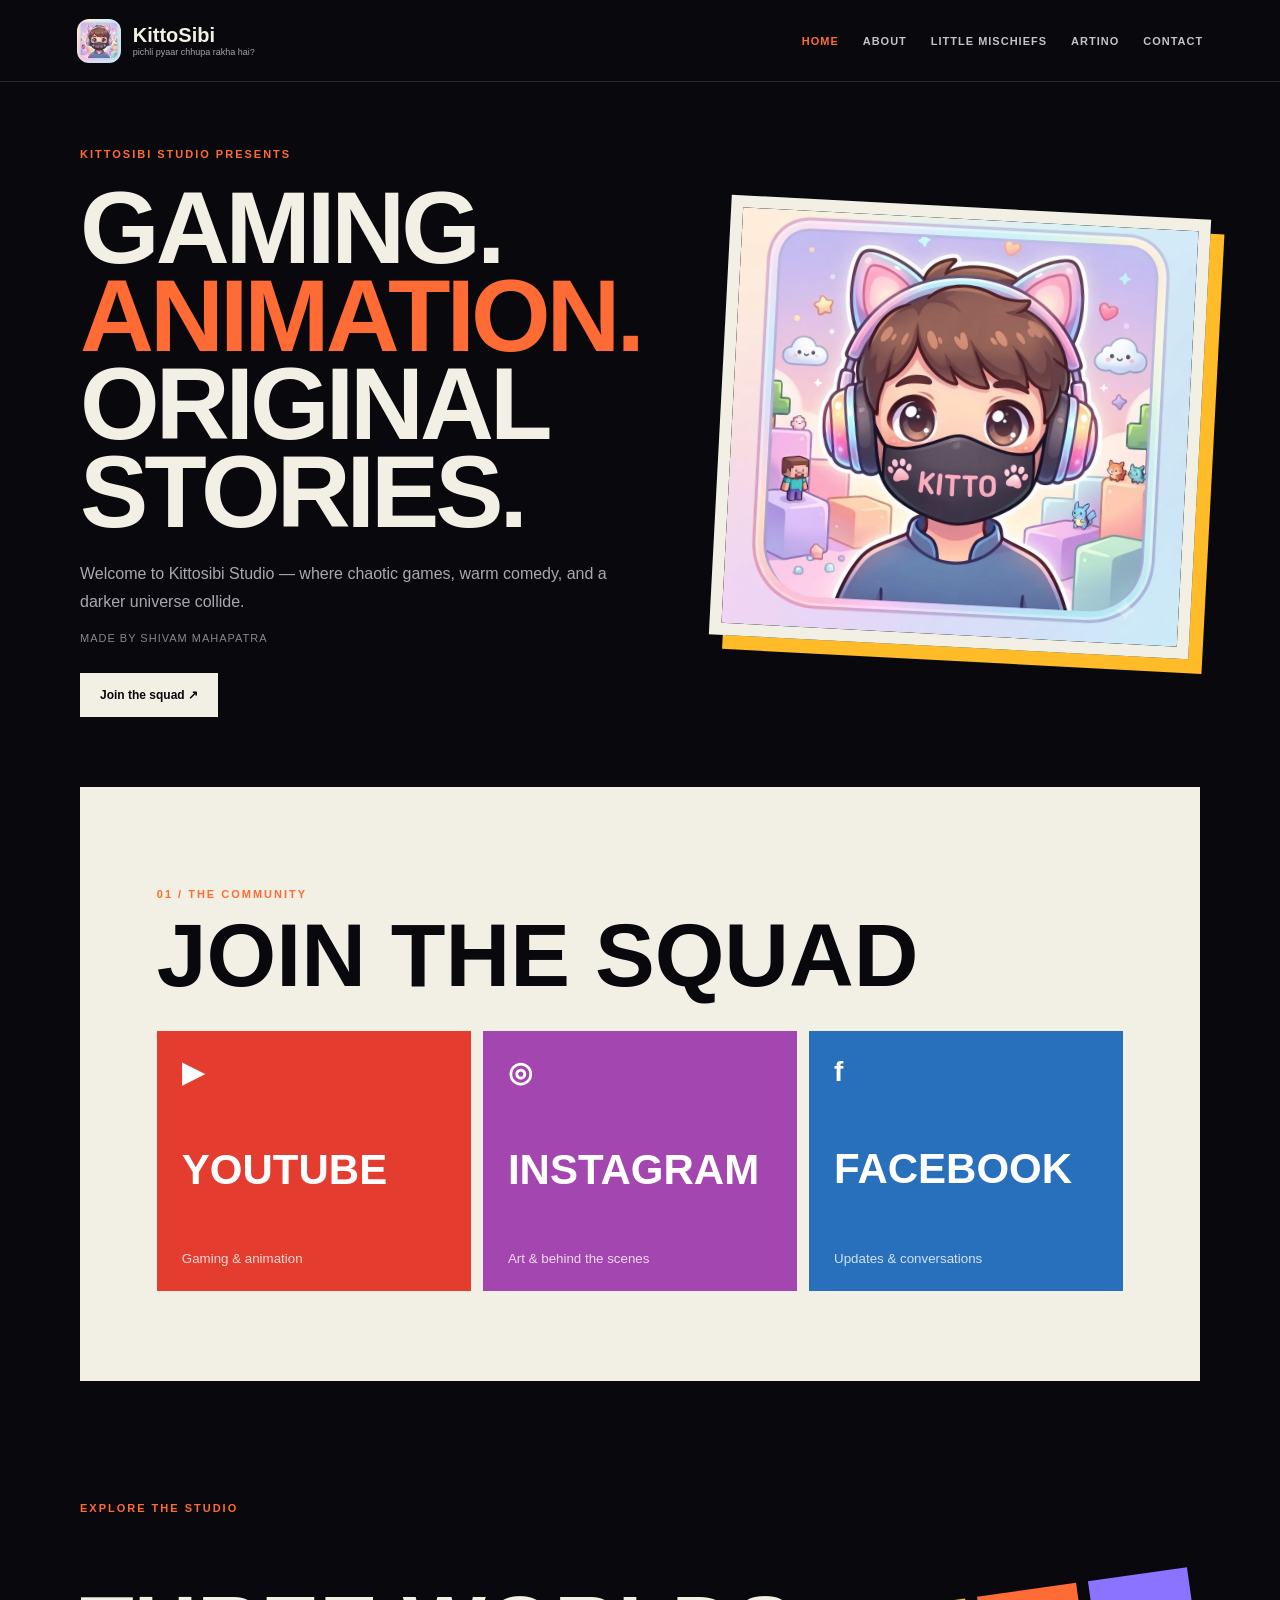
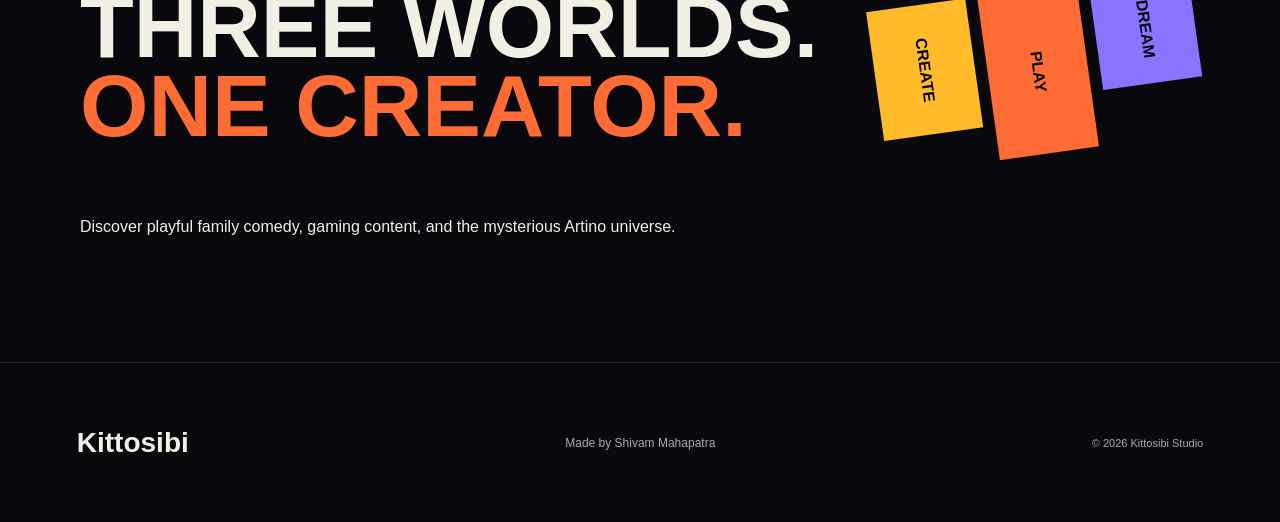
<file: index.html>
<!doctype html><html lang="en"><head><meta charset="utf-8"><meta name="viewport" content="width=device-width,initial-scale=1"><title>KittoSibi Studio</title><link rel="stylesheet" href="styles.css"></head><body><header class="site-header"><a class="brand" href="index.html"><img src="kittosibi-logo.png" alt="KittoSibi logo"><span>KittoSibi<small>pichli pyaar chhupa rakha hai?</small></span></a><button class="menu" aria-label="Toggle navigation">☰</button><nav><a class="active" href="index.html">Home</a><a href="about.html">About</a><a href="little-mischiefs.html">Little Mischiefs</a><a href="artino.html">Artino</a><a href="contact.html">Contact</a></nav></header><main><section class="hero page-wrap"><div class="hero-copy"><p class="eyebrow">Kittosibi Studio presents</p><h1>GAMING.<br><em>ANIMATION.</em><br>ORIGINAL STORIES.</h1><p>Welcome to Kittosibi Studio — where chaotic games, warm comedy, and a darker universe collide.</p><p class="credit">Made by Shivam Mahapatra</p><a class="button" href="https://youtube.com/@kittosibi?si=qDBOcvq9oklUJZ8J" target="_blank" rel="noopener">Join the squad ↗</a></div><div class="hero-image print-frame"><img src="kittosibi-logo.png" alt="Kittosibi character logo"></div></section><section class="community page-wrap"><div class="section-title"><p>01 / THE COMMUNITY</p><h2>JOIN THE SQUAD</h2></div><div class="social-grid"><a class="social youtube" href="https://youtube.com/@kittosibi?si=qDBOcvq9oklUJZ8J" target="_blank" rel="noopener"><b>▶</b><span>YOUTUBE</span><small>Gaming & animation</small></a><a class="social instagram" href="https://www.instagram.com/kittosibi?utm_source=qr&amp;lqvp=a3N6Znh2MTMza3Vo" target="_blank" rel="noopener"><b>◎</b><span>INSTAGRAM</span><small>Art & behind the scenes</small></a><a class="social facebook" href="https://www.facebook.com/share/1AxgPjXWNH/" target="_blank" rel="noopener"><b>f</b><span>FACEBOOK</span><small>Updates & conversations</small></a></div></section><section class="feature page-wrap"><div><p class="eyebrow">Explore the studio</p><h2>THREE WORLDS.<br><em>ONE CREATOR.</em></h2><p>Discover playful family comedy, gaming content, and the mysterious Artino universe.</p></div><div class="print-grid"><span>CREATE</span><span>PLAY</span><span>DREAM</span></div></section></main><footer><strong>Kittosibi</strong><span>Made by Shivam Mahapatra</span><small>© 2026 Kittosibi Studio</small></footer><script src="script.js"></script></body></html>
</file>
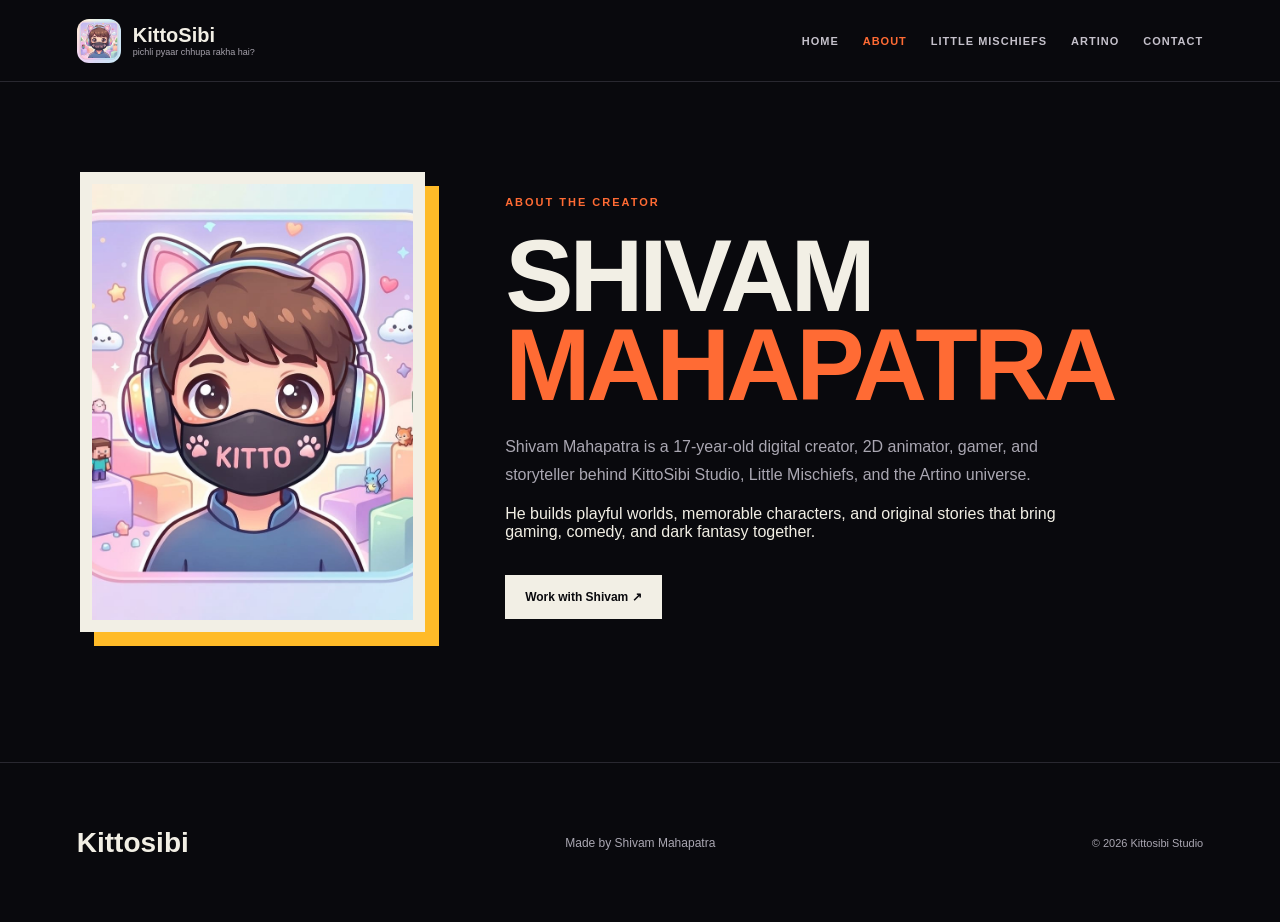
<file: about.html>
<!doctype html><html lang="en"><head><meta charset="utf-8"><meta name="viewport" content="width=device-width,initial-scale=1"><title>About — KittoSibi</title><link rel="stylesheet" href="styles.css"></head><body><header class="site-header"><a class="brand" href="index.html"><img src="kittosibi-logo.png" alt="KittoSibi logo"><span>KittoSibi<small>pichli pyaar chhupa rakha hai?</small></span></a><button class="menu">☰</button><nav><a href="index.html">Home</a><a class="active" href="about.html">About</a><a href="little-mischiefs.html">Little Mischiefs</a><a href="artino.html">Artino</a><a href="contact.html">Contact</a></nav></header><main class="page-wrap inner-page"><section class="about-layout"><div class="about-image print-frame"><img src="kittosibi-logo.png" alt="Kittosibi logo"></div><div><p class="eyebrow">About the creator</p><h1>SHIVAM<br><em>MAHAPATRA</em></h1><p class="lead">Shivam Mahapatra is a 17-year-old digital creator, 2D animator, gamer, and storyteller behind KittoSibi Studio, Little Mischiefs, and the Artino universe.</p><p>He builds playful worlds, memorable characters, and original stories that bring gaming, comedy, and dark fantasy together.</p><a class="button" href="contact.html">Work with Shivam ↗</a></div></section></main><footer><strong>Kittosibi</strong><span>Made by Shivam Mahapatra</span><small>© 2026 Kittosibi Studio</small></footer><script src="script.js"></script></body></html>
</file>
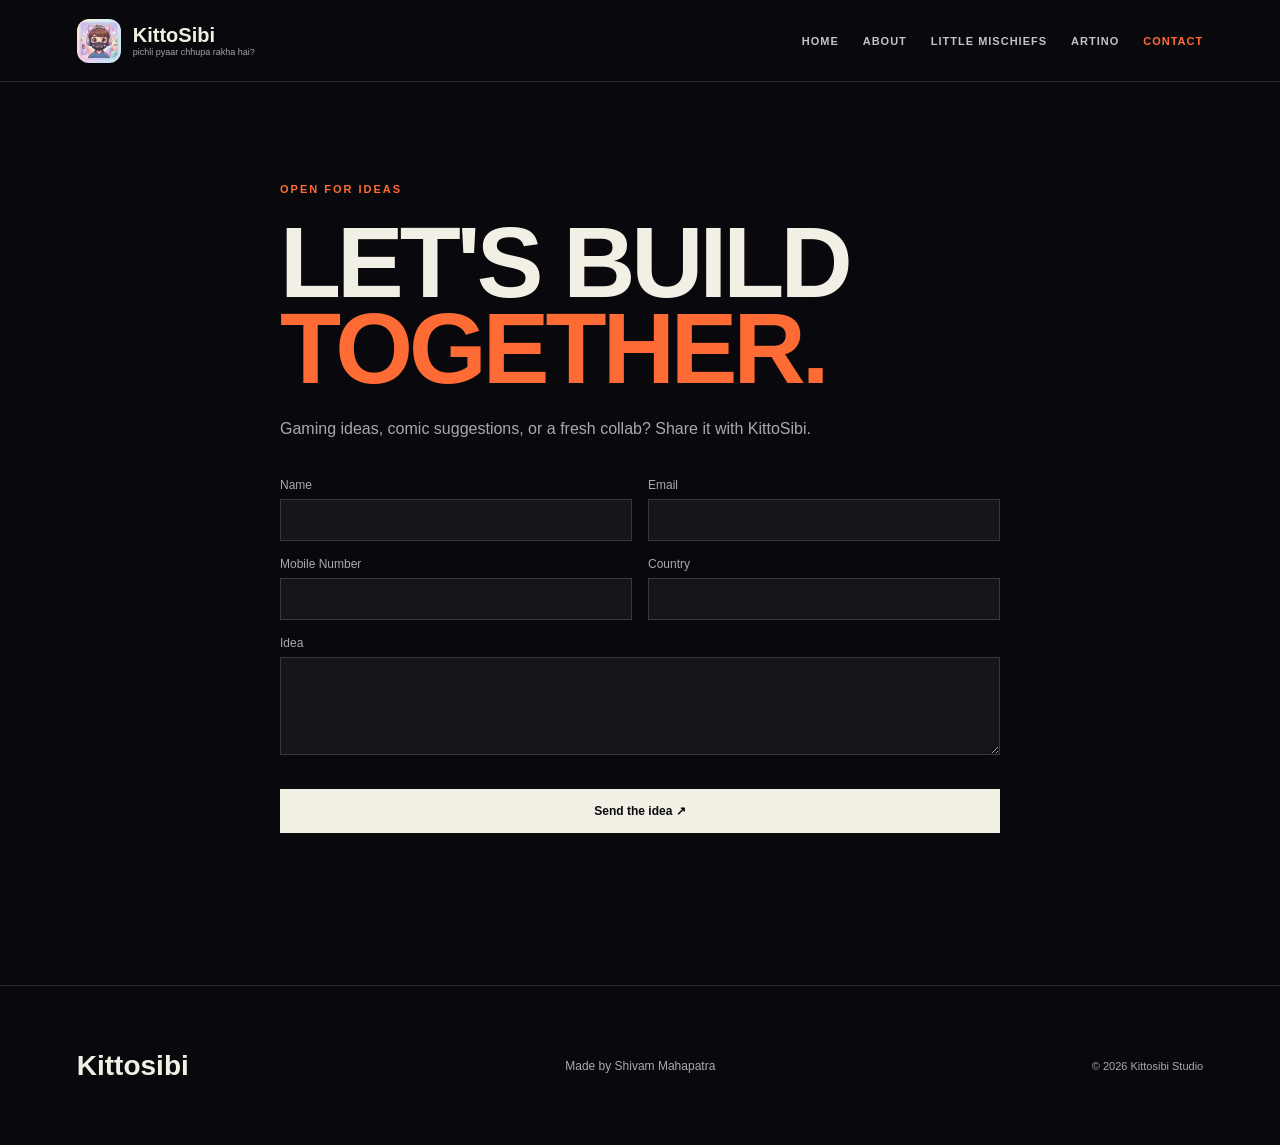
<file: contact.html>
<!doctype html><html lang="en"><head><meta charset="utf-8"><meta name="viewport" content="width=device-width,initial-scale=1"><title>Contact — KittoSibi</title><link rel="stylesheet" href="styles.css"></head><body><header class="site-header"><a class="brand" href="index.html"><img src="kittosibi-logo.png" alt="KittoSibi logo"><span>KittoSibi<small>pichli pyaar chhupa rakha hai?</small></span></a><button class="menu">☰</button><nav><a href="index.html">Home</a><a href="about.html">About</a><a href="little-mischiefs.html">Little Mischiefs</a><a href="artino.html">Artino</a><a class="active" href="contact.html">Contact</a></nav></header><main class="page-wrap inner-page contact-page"><p class="eyebrow">Open for ideas</p><h1>LET'S BUILD<br><em>TOGETHER.</em></h1><p class="lead">Gaming ideas, comic suggestions, or a fresh collab? Share it with KittoSibi.</p><form id="contact-form"><label>Name<input name="name" required></label><label>Email<input type="email" name="email" required></label><label>Mobile Number<input type="tel" name="mobile" required></label><label>Country<input name="country" required></label><label>Idea<textarea name="message" rows="5" required></textarea></label><button class="button" type="submit">Send the idea ↗</button><p id="form-status" role="status"></p></form></main><footer><strong>Kittosibi</strong><span>Made by Shivam Mahapatra</span><small>© 2026 Kittosibi Studio</small></footer><script src="script.js"></script></body></html>
</file>
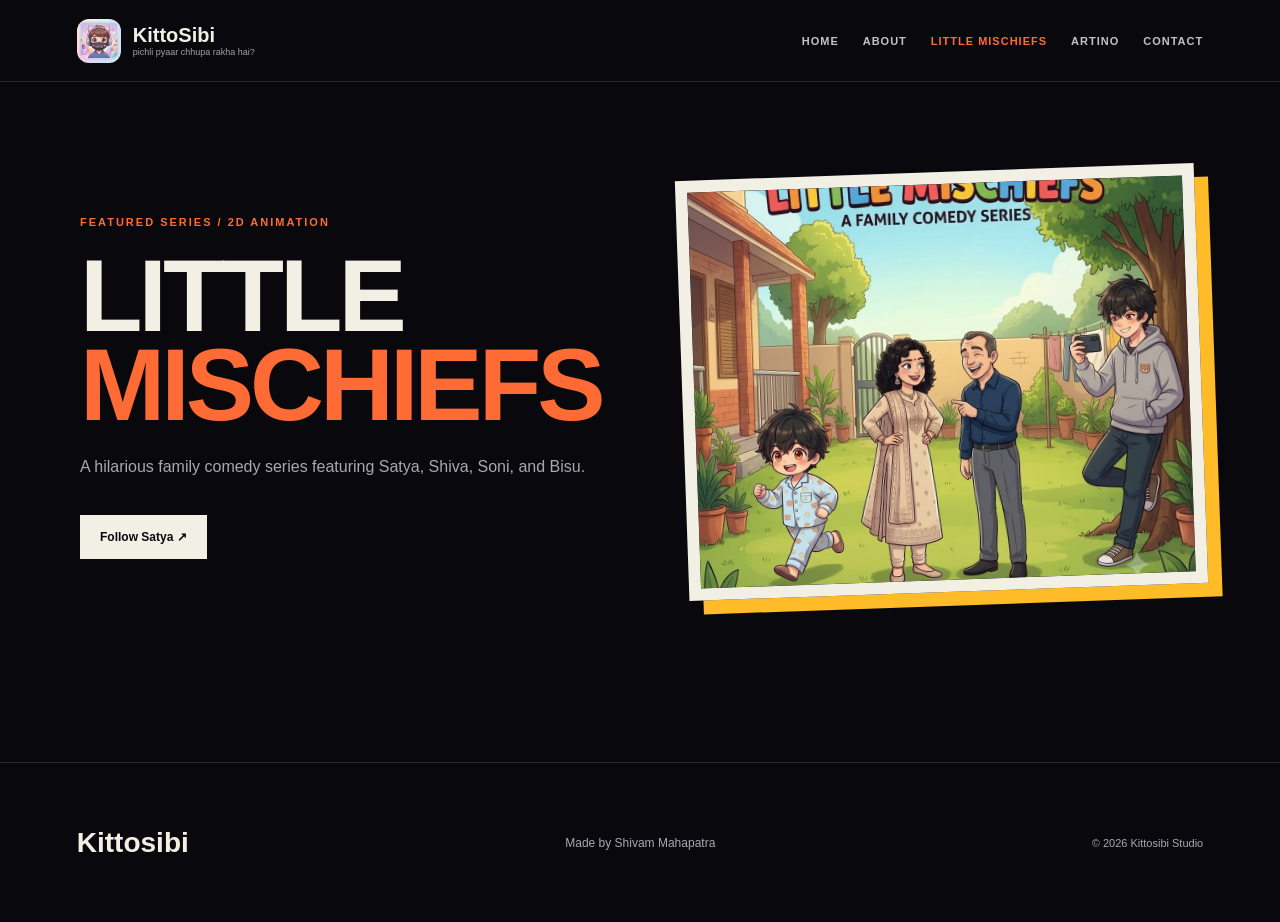
<file: little-mischiefs.html>
<!doctype html><html lang="en"><head><meta charset="utf-8"><meta name="viewport" content="width=device-width,initial-scale=1"><title>Little Mischiefs — KittoSibi</title><link rel="stylesheet" href="styles.css"></head><body><header class="site-header"><a class="brand" href="index.html"><img src="kittosibi-logo.png" alt="KittoSibi logo"><span>KittoSibi<small>pichli pyaar chhupa rakha hai?</small></span></a><button class="menu">☰</button><nav><a href="index.html">Home</a><a href="about.html">About</a><a class="active" href="little-mischiefs.html">Little Mischiefs</a><a href="artino.html">Artino</a><a href="contact.html">Contact</a></nav></header><main class="page-wrap inner-page"><section class="series-layout"><div><p class="eyebrow">Featured series / 2D animation</p><h1>LITTLE<br><em>MISCHIEFS</em></h1><p class="lead">A hilarious family comedy series featuring Satya, Shiva, Soni, and Bisu.</p><a class="button" href="https://www.instagram.com/satya_mischiefs?dmpr=anEzZXFxNnp4ZXQz" target="_blank" rel="noopener">Follow Satya ↗</a></div><div class="feature-image print-frame"><img src="satya.png" alt="Little Mischiefs family comedy artwork"></div></section></main><footer><strong>Kittosibi</strong><span>Made by Shivam Mahapatra</span><small>© 2026 Kittosibi Studio</small></footer><script src="script.js"></script></body></html>
</file>
<file: styles.css>
*{box-sizing:border-box}html{scroll-behavior:smooth}body{margin:0;background:#09090d;color:#f2efe5;font-family:Arial,sans-serif}a{color:inherit}.site-header{height:82px;padding:0 6%;display:flex;align-items:center;justify-content:space-between;border-bottom:1px solid #292830;position:relative;z-index:5}.brand{display:flex;align-items:center;gap:12px;text-decoration:none;font-weight:800;font-size:20px}.brand img{width:44px;height:44px;border-radius:12px;object-fit:cover}.brand small{display:block;color:#a6a2ac;font-size:9px;font-weight:400}.site-header nav{display:flex;gap:24px}.site-header nav a{text-decoration:none;text-transform:uppercase;font-size:11px;font-weight:700;letter-spacing:1px;color:#c5c1cb}.site-header nav a:hover,.site-header nav a.active{color:#ff6b34}.menu{display:none;background:none;border:0;color:white;font-size:24px}.page-wrap{width:min(1120px,88%);margin:auto}.hero{min-height:650px;display:grid;grid-template-columns:1fr .8fr;gap:40px;align-items:center;padding-top:55px;padding-bottom:70px}.eyebrow,.section-title p{color:#ff6b34;text-transform:uppercase;font-size:11px;font-weight:800;letter-spacing:2px}.hero h1,.inner-page h1{font-size:clamp(58px,8vw,108px);line-height:.86;margin:24px 0;letter-spacing:-4px}.hero h1 em,.inner-page h1 em,.feature h2 em{font-style:normal;color:#ff6b34}.hero-copy>p:not(.eyebrow):not(.credit),.lead{color:#aaa7b2;line-height:1.75;max-width:570px}.credit{color:#898591;font-size:11px;text-transform:uppercase;letter-spacing:1px}.button{display:inline-block;margin-top:18px;padding:15px 20px;background:#f2efe5;color:#09090d;text-decoration:none;border:0;font:700 12px Arial;cursor:pointer}.button:hover{background:#ffbb28}.print-frame{background:#17171f;border:12px solid #f2efe5;box-shadow:14px 14px 0 #ffbb28;overflow:hidden}.hero-image{height:440px;transform:rotate(3deg)}.hero-image img{width:100%;height:100%;object-fit:cover}.community{background:#f2efe5;color:#09090d;max-width:none;padding:90px 6%}.section-title{margin-bottom:35px}.section-title h2{font-size:clamp(52px,7vw,90px);line-height:.9;margin:15px 0}.social-grid{display:grid;grid-template-columns:repeat(3,1fr);gap:12px;max-width:1120px;margin:auto}.social{min-height:260px;padding:25px;display:flex;flex-direction:column;justify-content:space-between;text-decoration:none;color:white}.social b{font-size:28px}.social span{font-size:42px;font-weight:900}.social small{opacity:.8}.youtube{background:#e43d2f}.instagram{background:#a446af}.facebook{background:#2970bc}.feature{display:flex;justify-content:space-between;align-items:center;gap:40px;padding-top:110px;padding-bottom:110px}.feature h2{font-size:clamp(48px,7vw,88px);line-height:.9}.print-grid{display:grid;grid-template-columns:repeat(3,100px);gap:12px;transform:rotate(-8deg)}.print-grid span{height:130px;display:grid;place-items:center;background:#ffbb28;color:#09090d;font-weight:900;writing-mode:vertical-rl}.print-grid span:nth-child(2){background:#ff6b34;height:165px}.print-grid span:nth-child(3){background:#8b72ff;height:110px}.inner-page{padding-top:90px;padding-bottom:110px;min-height:calc(100vh - 220px)}.about-layout,.series-layout{display:grid;grid-template-columns:.8fr 1fr;gap:80px;align-items:center}.about-image{height:460px}.about-image img,.feature-image img{width:100%;height:100%;object-fit:cover}.about-copy h1,.series-layout h1{font-size:clamp(58px,8vw,105px)}.series-layout{grid-template-columns:1fr 1.3fr}.feature-image{height:420px;transform:rotate(-2deg)}.art-grid{display:grid;grid-template-columns:repeat(3,1fr);gap:16px;margin-top:50px}.art-grid article{background:#14141b;border:1px solid #302e38;padding-bottom:25px}.art-grid img{width:100%;height:330px;object-fit:cover}.art-grid h2,.art-grid p{padding:0 22px}.art-grid h2{font-size:22px}.art-grid p{color:#9e99a5;line-height:1.65}.contact-page{max-width:720px}.contact-page h1{font-size:clamp(58px,9vw,100px)}form{display:grid;grid-template-columns:1fr 1fr;gap:16px;margin-top:35px}label{color:#aaa7b2;font-size:12px}input,textarea{display:block;width:100%;margin-top:7px;background:#14141b;border:1px solid #393641;color:white;padding:13px;font:inherit}textarea{resize:vertical}form label:nth-of-type(5),form .button,form #form-status{grid-column:1/-1}#form-status{color:#b9cf48;font-size:13px}footer{min-height:160px;padding:45px 6%;border-top:1px solid #292830;display:flex;align-items:center;justify-content:space-between;color:#aaa7b2}footer strong{font-size:28px;color:#f2efe5}footer span{font-size:12px}footer small{font-size:11px}@media(max-width:760px){.site-header{height:70px}.menu{display:block}.site-header nav{display:none;position:absolute;top:70px;left:0;right:0;background:#111116;padding:22px 6%;flex-direction:column}.site-header nav.open{display:flex}.hero,.about-layout,.series-layout{grid-template-columns:1fr}.hero{padding-top:70px}.hero-image{height:330px;max-width:440px}.social-grid,.art-grid{grid-template-columns:1fr}.feature{display:block}.print-grid{margin:40px auto 0;width:max-content}.inner-page{padding-top:60px}.art-grid img{height:280px}form{grid-template-columns:1fr}form label:nth-of-type(5),form .button,form #form-status{grid-column:auto}footer{align-items:flex-start;gap:16px;flex-direction:column}}
</file>
